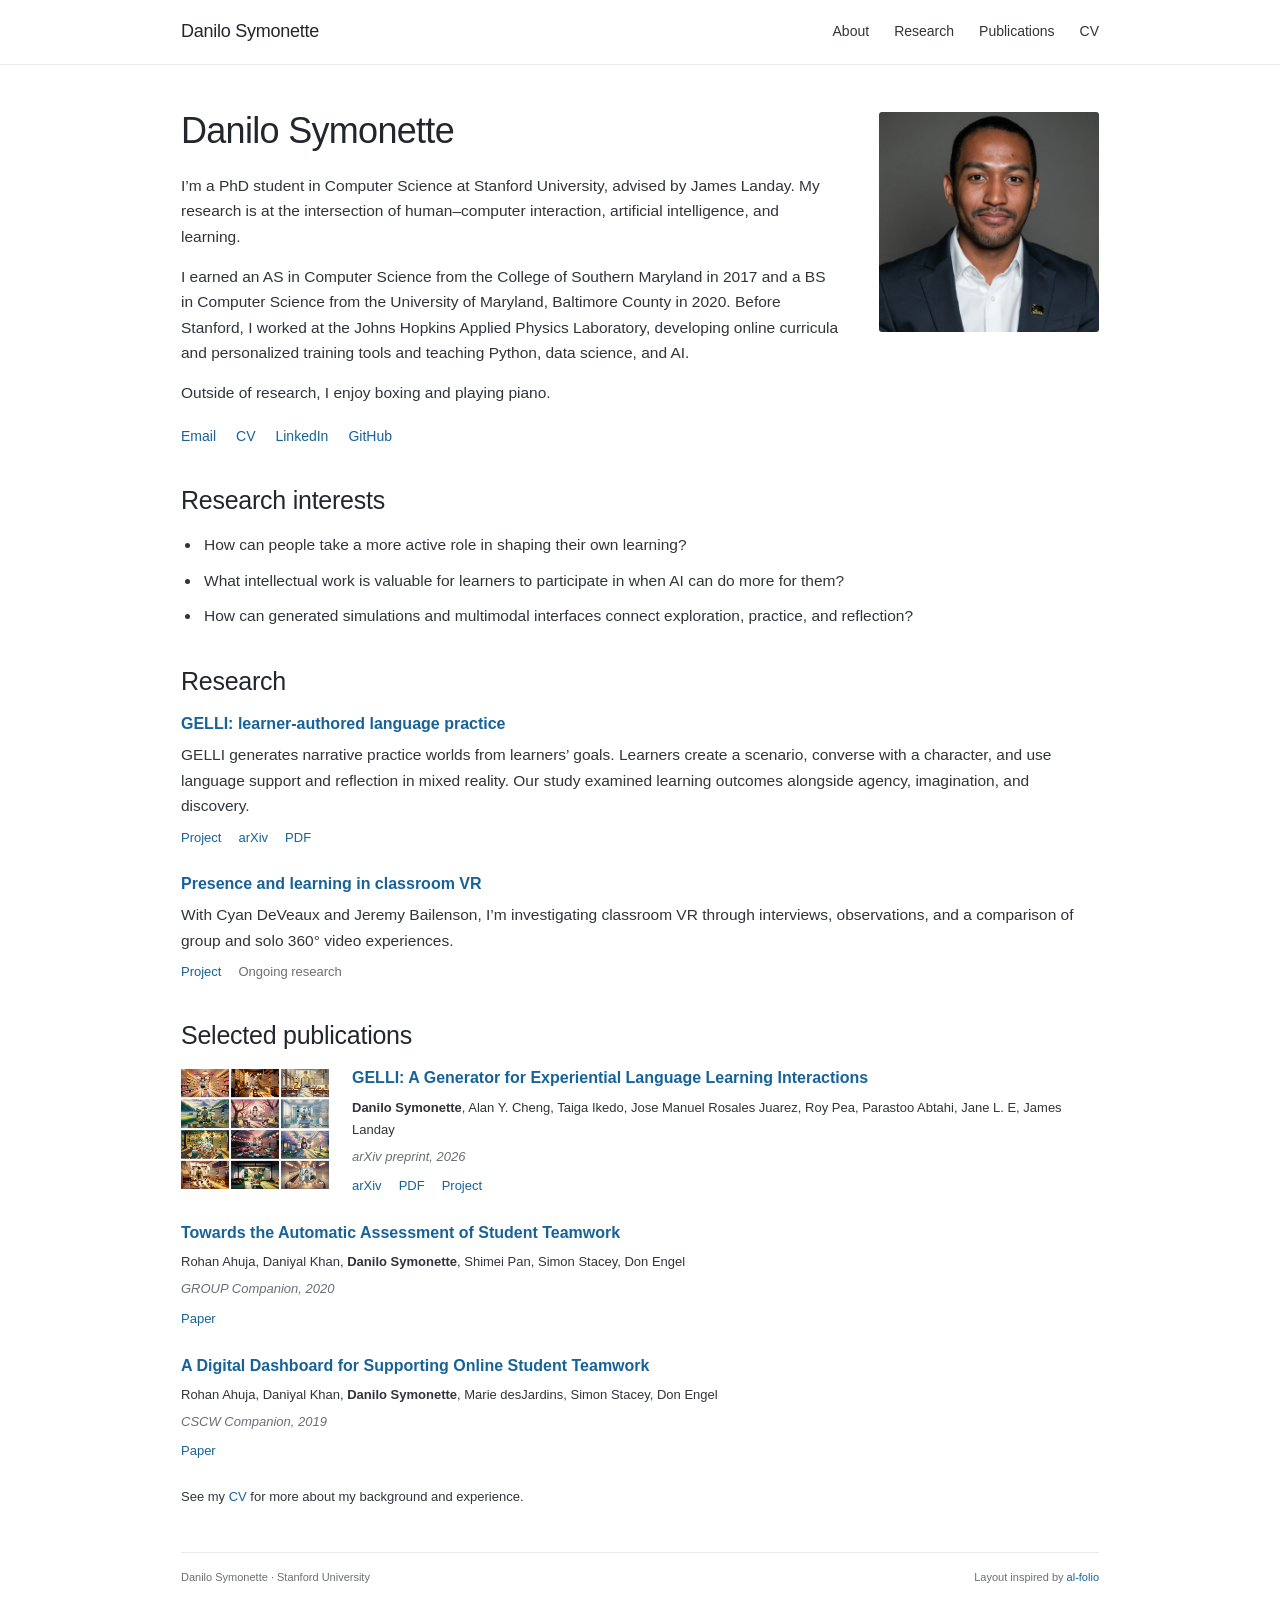
<file: index.html>
<!doctype html>
<html lang="en">
<head>
  <meta charset="utf-8">
  <meta name="viewport" content="width=device-width, initial-scale=1">
  <meta name="description" content="Danilo Symonette is a Stanford Computer Science PhD student researching human–computer interaction, AI, and learning.">
  <meta name="theme-color" content="#ffffff">
  <title>Danilo Symonette | Stanford University</title>
  <link rel="stylesheet" href="styles.css">
  <link rel="icon" href="assets/favicon.svg" type="image/svg+xml">
</head>
<body>
  <a class="skip-link" href="#main">Skip to content</a>
  <header class="site-header">
    <div class="header-inner">
      <a class="site-name" href="index.html">Danilo Symonette</a>
      <nav class="site-nav" aria-label="Main navigation">
        <a href="#about">About</a>
        <a href="#research">Research</a>
        <a href="#publications">Publications</a>
        <a href="assets/Danilo-Symonette-CV.pdf">CV</a>
      </nav>
    </div>
  </header>
    <main id="main" class="content">
      <section id="about" class="about-layout" aria-labelledby="about-title">
        <div class="about-copy">
          <h1 id="about-title">Danilo Symonette</h1>
        <p>I’m a PhD student in Computer Science at Stanford University, advised by James Landay. My research is at the intersection of human–computer interaction, artificial intelligence, and learning.</p>
        <p>I earned an AS in Computer Science from the College of Southern Maryland in 2017 and a BS in Computer Science from the University of Maryland, Baltimore County in 2020. Before Stanford, I worked at the Johns Hopkins Applied Physics Laboratory, developing online curricula and personalized training tools and teaching Python, data science, and AI.</p>
        <p>Outside of research, I enjoy boxing and playing piano.</p>
          <p class="contact-links"><a href="mailto:dlonzell@stanford.edu">Email</a><a href="assets/Danilo-Symonette-CV.pdf">CV</a><a href="https://www.linkedin.com/in/danilo-symonette-6a3076174/">LinkedIn</a><a href="https://github.com/dlonzell">GitHub</a></p>
        </div>
        <img class="portrait" src="assets/profile.jpg" width="220" height="220" alt="Danilo Symonette">
      </section>

      <section id="research-interests" aria-labelledby="interests-title">
        <h2 id="interests-title">Research interests</h2>
        <ul class="research-questions">
          <li>How can people take a more active role in shaping their own learning?</li>
          <li>What intellectual work is valuable for learners to participate in when AI can do more for them?</li>
          <li>How can generated simulations and multimodal interfaces connect exploration, practice, and reflection?</li>
        </ul>
      </section>

      <section id="research" aria-labelledby="research-title">
        <h2 id="research-title">Research</h2>
        <article class="research-item">
          <h3><a href="projects/gelli.html">GELLI: learner-authored language practice</a></h3>
          <p>GELLI generates narrative practice worlds from learners’ goals. Learners create a scenario, converse with a character, and use language support and reflection in mixed reality. Our study examined learning outcomes alongside agency, imagination, and discovery.</p>
          <p class="resource-links"><a href="projects/gelli.html">Project</a><a href="https://arxiv.org/abs/2610.31987">arXiv</a><a href="https://arxiv.org/pdf/2610.31987">PDF</a></p>
        </article>
        <article class="research-item">
          <h3><a href="projects/classroom-vr.html">Presence and learning in classroom VR</a></h3>
          <p>With Cyan DeVeaux and Jeremy Bailenson, I’m investigating classroom VR through interviews, observations, and a comparison of group and solo 360° video experiences.</p>
          <p class="resource-links"><a href="projects/classroom-vr.html">Project</a><span class="muted">Ongoing research</span></p>
        </article>
      </section>

      <section id="publications" aria-labelledby="publications-title">
        <h2 id="publications-title">Selected publications</h2>
        <ol class="publication-list">
          <li class="publication with-thumbnail">
            <a class="publication-thumbnail" href="projects/gelli.html" aria-label="GELLI project"><img src="assets/gelli-worlds.png" width="2297" height="1857" loading="lazy" alt="Examples of generated GELLI language-practice scenes."></a>
            <div>
              <h3><a href="https://arxiv.org/abs/2610.31987">GELLI: A Generator for Experiential Language Learning Interactions</a></h3>
              <p class="authors"><strong>Danilo Symonette</strong>, Alan Y. Cheng, Taiga Ikedo, Jose Manuel Rosales Juarez, Roy Pea, Parastoo Abtahi, Jane L. E, James Landay</p>
              <p class="venue">arXiv preprint, 2026</p>
              <p class="resource-links"><a href="https://arxiv.org/abs/2610.31987">arXiv</a><a href="https://arxiv.org/pdf/2610.31987">PDF</a><a href="projects/gelli.html">Project</a></p>
            </div>
          </li>
          <li class="publication">
            <h3><a href="https://doi.org/10.1145/3323994.3369894">Towards the Automatic Assessment of Student Teamwork</a></h3>
            <p class="authors">Rohan Ahuja, Daniyal Khan, <strong>Danilo Symonette</strong>, Shimei Pan, Simon Stacey, Don Engel</p>
            <p class="venue">GROUP Companion, 2020</p>
            <p class="resource-links"><a href="https://doi.org/10.1145/3323994.3369894">Paper</a></p>
          </li>
          <li class="publication">
            <h3><a href="https://doi.org/10.1145/3311957.3359490">A Digital Dashboard for Supporting Online Student Teamwork</a></h3>
            <p class="authors">Rohan Ahuja, Daniyal Khan, <strong>Danilo Symonette</strong>, Marie desJardins, Simon Stacey, Don Engel</p>
            <p class="venue">CSCW Companion, 2019</p>
            <p class="resource-links"><a href="https://doi.org/10.1145/3311957.3359490">Paper</a></p>
          </li>
        </ol>
        <p class="cv-note">See my <a href="assets/Danilo-Symonette-CV.pdf">CV</a> for more about my background and experience.</p>
      </section>
      <footer class="site-footer"><span>Danilo Symonette · Stanford University</span><span>Layout inspired by <a href="https://github.com/alshedivat/al-folio">al-folio</a></span></footer>
    </main>
</body>
</html>
</file>
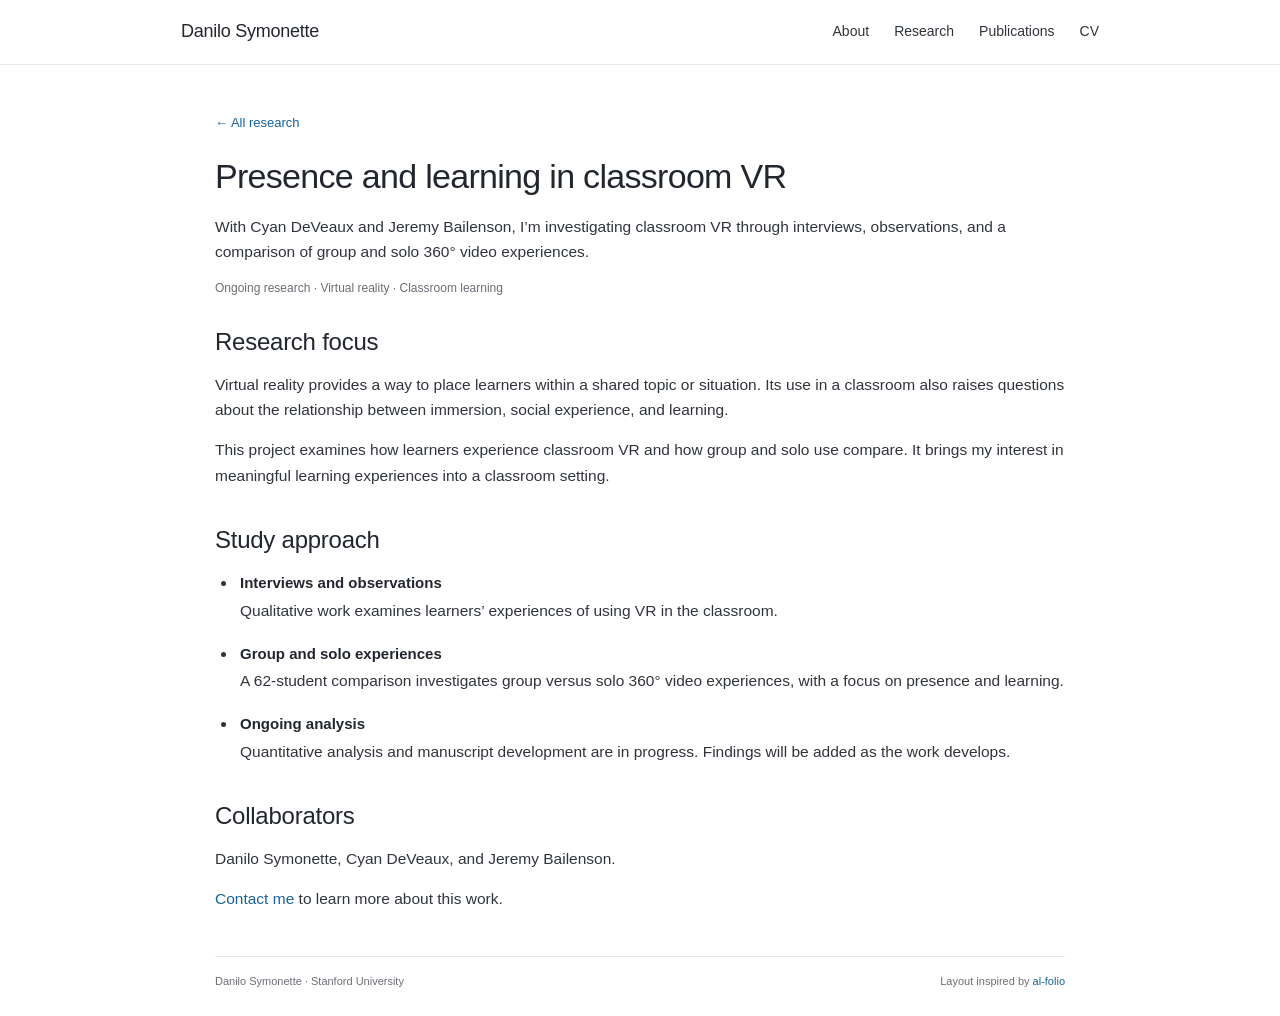
<file: projects/classroom-vr.html>
<!doctype html>
<html lang="en">
<head>
  <meta charset="utf-8">
  <meta name="viewport" content="width=device-width, initial-scale=1">
  <meta name="description" content="Ongoing research with Cyan DeVeaux and Jeremy Bailenson on presence and learning in classroom VR, including group and solo 360-degree video experiences.">
  <meta name="theme-color" content="#ffffff">
  <title>Classroom VR | Danilo Symonette</title>
  <link rel="stylesheet" href="../styles.css">
  <link rel="icon" href="../assets/favicon.svg" type="image/svg+xml">
</head>
<body>
  <a class="skip-link" href="#main">Skip to content</a>
  <header class="site-header">
    <div class="header-inner">
      <a class="site-name" href="../index.html">Danilo Symonette</a>
      <nav class="site-nav" aria-label="Main navigation">
        <a href="../index.html#about">About</a>
        <a href="../index.html#research">Research</a>
        <a href="../index.html#publications">Publications</a>
        <a href="../assets/Danilo-Symonette-CV.pdf">CV</a>
      </nav>
    </div>
  </header>
    <main id="main" class="content project-content">
      <a class="back-link" href="../index.html#research">← All research</a>
      <header class="project-heading">
        <h1>Presence and learning in classroom VR</h1>
        <p>With Cyan DeVeaux and Jeremy Bailenson, I’m investigating classroom VR through interviews, observations, and a comparison of group and solo 360° video experiences.</p>
        <p class="project-details">Ongoing research · Virtual reality · Classroom learning</p>
      </header>

      <section aria-labelledby="question-title">
        <h2 id="question-title">Research focus</h2>
        <p>Virtual reality provides a way to place learners within a shared topic or situation. Its use in a classroom also raises questions about the relationship between immersion, social experience, and learning.</p>
        <p>This project examines how learners experience classroom VR and how group and solo use compare. It brings my interest in meaningful learning experiences into a classroom setting.</p>
      </section>

      <section aria-labelledby="method-title">
        <h2 id="method-title">Study approach</h2>
        <ul class="detail-list">
          <li><h3>Interviews and observations</h3><p>Qualitative work examines learners’ experiences of using VR in the classroom.</p></li>
          <li><h3>Group and solo experiences</h3><p>A 62-student comparison investigates group versus solo 360° video experiences, with a focus on presence and learning.</p></li>
          <li><h3>Ongoing analysis</h3><p>Quantitative analysis and manuscript development are in progress. Findings will be added as the work develops.</p></li>
        </ul>
      </section>

      <section aria-labelledby="collaborators-title">
        <h2 id="collaborators-title">Collaborators</h2>
        <p>Danilo Symonette, Cyan DeVeaux, and Jeremy Bailenson.</p>
        <p><a href="mailto:dlonzell@stanford.edu">Contact me</a> to learn more about this work.</p>
      </section>
      <footer class="site-footer"><span>Danilo Symonette · Stanford University</span><span>Layout inspired by <a href="https://github.com/alshedivat/al-folio">al-folio</a></span></footer>
    </main>
</body>
</html>
</file>
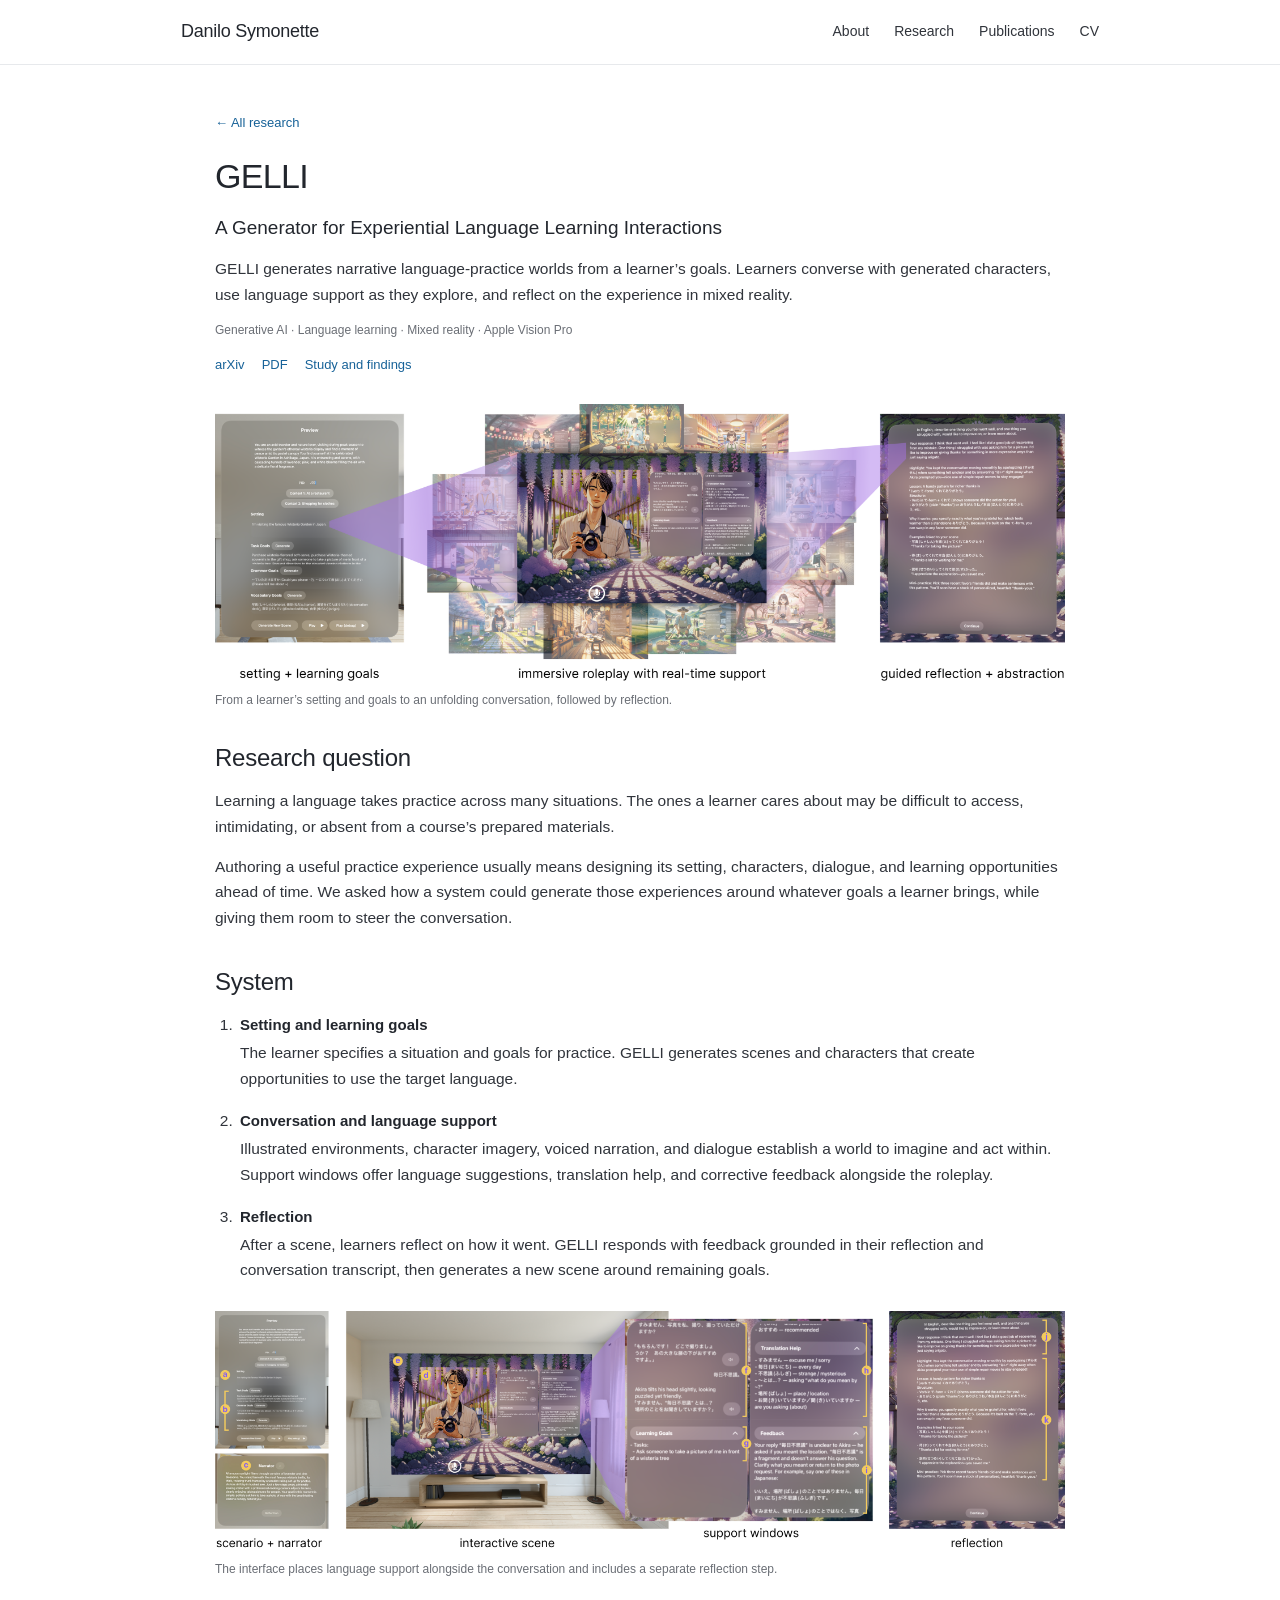
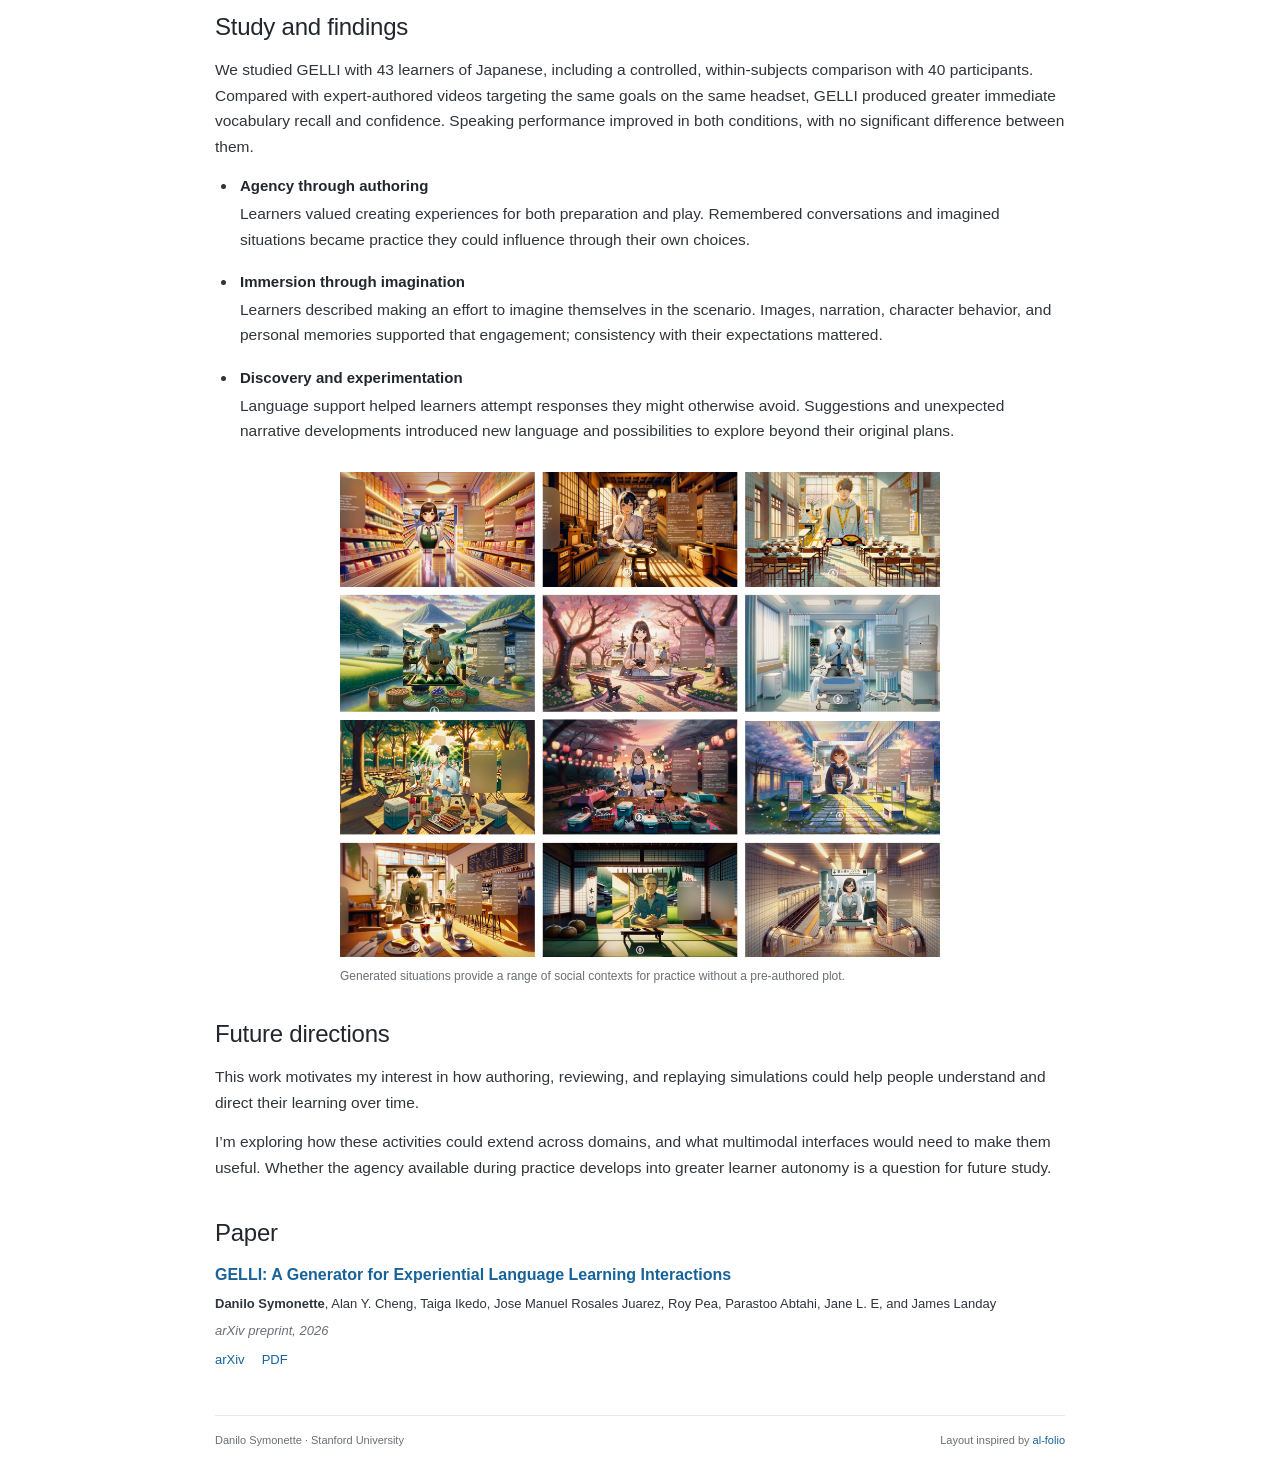
<file: projects/gelli.html>
<!doctype html>
<html lang="en">
<head>
  <meta charset="utf-8">
  <meta name="viewport" content="width=device-width, initial-scale=1">
  <meta name="description" content="GELLI generates personally meaningful language-practice worlds from a learner’s goals, with conversation, support, and reflection in mixed reality.">
  <meta name="theme-color" content="#ffffff">
  <title>GELLI | Danilo Symonette</title>
  <link rel="stylesheet" href="../styles.css">
  <link rel="icon" href="../assets/favicon.svg" type="image/svg+xml">
</head>
<body>
  <a class="skip-link" href="#main">Skip to content</a>
  <header class="site-header">
    <div class="header-inner">
      <a class="site-name" href="../index.html">Danilo Symonette</a>
      <nav class="site-nav" aria-label="Main navigation">
        <a href="../index.html#about">About</a>
        <a href="../index.html#research">Research</a>
        <a href="../index.html#publications">Publications</a>
        <a href="../assets/Danilo-Symonette-CV.pdf">CV</a>
      </nav>
    </div>
  </header>
    <main id="main" class="content project-content">
      <a class="back-link" href="../index.html#research">← All research</a>
      <header class="project-heading">
        <h1>GELLI</h1>
        <p class="project-subtitle">A Generator for Experiential Language Learning Interactions</p>
        <p>GELLI generates narrative language-practice worlds from a learner’s goals. Learners converse with generated characters, use language support as they explore, and reflect on the experience in mixed reality.</p>
        <p class="project-details">Generative AI · Language learning · Mixed reality · Apple Vision Pro</p>
        <p class="resource-links"><a href="https://arxiv.org/abs/2610.31987">arXiv</a><a href="https://arxiv.org/pdf/2610.31987">PDF</a><a href="#findings">Study and findings</a></p>
      </header>

      <figure>
        <a href="../assets/gelli-teaser.png" aria-label="View the full-size GELLI overview"><img src="../assets/gelli-teaser.png" width="3000" height="978" alt="GELLI’s learning cycle: choose a setting and learning goals, enter an illustrated roleplay with conversational support, then review the experience through guided reflection."></a>
        <figcaption>From a learner’s setting and goals to an unfolding conversation, followed by reflection.</figcaption>
      </figure>

      <section aria-labelledby="question-title">
        <h2 id="question-title">Research question</h2>
        <p>Learning a language takes practice across many situations. The ones a learner cares about may be difficult to access, intimidating, or absent from a course’s prepared materials.</p>
        <p>Authoring a useful practice experience usually means designing its setting, characters, dialogue, and learning opportunities ahead of time. We asked how a system could generate those experiences around whatever goals a learner brings, while giving them room to steer the conversation.</p>
      </section>

      <section aria-labelledby="system-title">
        <h2 id="system-title">System</h2>
        <ol class="detail-list">
          <li><h3>Setting and learning goals</h3><p>The learner specifies a situation and goals for practice. GELLI generates scenes and characters that create opportunities to use the target language.</p></li>
          <li><h3>Conversation and language support</h3><p>Illustrated environments, character imagery, voiced narration, and dialogue establish a world to imagine and act within. Support windows offer language suggestions, translation help, and corrective feedback alongside the roleplay.</p></li>
          <li><h3>Reflection</h3><p>After a scene, learners reflect on how it went. GELLI responds with feedback grounded in their reflection and conversation transcript, then generates a new scene around remaining goals.</p></li>
        </ol>
      </section>

      <figure>
        <a href="../assets/gelli-interface.png" aria-label="View the full-size GELLI interface"><img src="../assets/gelli-interface.png" width="3000" height="842" loading="lazy" alt="Annotated GELLI interface showing scenario authoring, a generated character and scene, learning goals, language assistance, corrective feedback, and a reflection screen."></a>
        <figcaption>The interface places language support alongside the conversation and includes a separate reflection step.</figcaption>
      </figure>

      <section id="findings" aria-labelledby="findings-title">
        <h2 id="findings-title">Study and findings</h2>
        <p>We studied GELLI with 43 learners of Japanese, including a controlled, within-subjects comparison with 40 participants. Compared with expert-authored videos targeting the same goals on the same headset, GELLI produced greater immediate vocabulary recall and confidence. Speaking performance improved in both conditions, with no significant difference between them.</p>
        <ul class="detail-list">
          <li><h3>Agency through authoring</h3><p>Learners valued creating experiences for both preparation and play. Remembered conversations and imagined situations became practice they could influence through their own choices.</p></li>
          <li><h3>Immersion through imagination</h3><p>Learners described making an effort to imagine themselves in the scenario. Images, narration, character behavior, and personal memories supported that engagement; consistency with their expectations mattered.</p></li>
          <li><h3>Discovery and experimentation</h3><p>Language support helped learners attempt responses they might otherwise avoid. Suggestions and unexpected narrative developments introduced new language and possibilities to explore beyond their original plans.</p></li>
        </ul>
      </section>

      <figure class="worlds-figure">
        <a href="../assets/gelli-worlds.png" aria-label="View the full-size collection of GELLI scenes"><img src="../assets/gelli-worlds.png" width="2297" height="1857" loading="lazy" alt="A grid of generated GELLI scenarios, including a shop, restaurant, classroom, farm, garden, clinic, café, festival, campus, and train station."></a>
        <figcaption>Generated situations provide a range of social contexts for practice without a pre-authored plot.</figcaption>
      </figure>

      <section aria-labelledby="directions-title">
        <h2 id="directions-title">Future directions</h2>
        <p>This work motivates my interest in how authoring, reviewing, and replaying simulations could help people understand and direct their learning over time.</p>
        <p>I’m exploring how these activities could extend across domains, and what multimodal interfaces would need to make them useful. Whether the agency available during practice develops into greater learner autonomy is a question for future study.</p>
      </section>

      <section aria-labelledby="paper-title">
        <h2 id="paper-title">Paper</h2>
        <h3><a href="https://arxiv.org/abs/2610.31987">GELLI: A Generator for Experiential Language Learning Interactions</a></h3>
        <p class="authors"><strong>Danilo Symonette</strong>, Alan Y. Cheng, Taiga Ikedo, Jose Manuel Rosales Juarez, Roy Pea, Parastoo Abtahi, Jane L. E, and James Landay</p>
        <p class="venue">arXiv preprint, 2026</p>
        <p class="resource-links"><a href="https://arxiv.org/abs/2610.31987">arXiv</a><a href="https://arxiv.org/pdf/2610.31987">PDF</a></p>
      </section>
      <footer class="site-footer"><span>Danilo Symonette · Stanford University</span><span>Layout inspired by <a href="https://github.com/alshedivat/al-folio">al-folio</a></span></footer>
    </main>
</body>
</html>
</file>
<file: styles.css>
@charset "UTF-8";

/* Original static implementation inspired by al-folio's academic layout. */
:root {
  --ink: #30343b;
  --heading: #22262d;
  --muted: #6a6e75;
  --link: #176298;
  --line: #e7e9ec;
}
* { box-sizing: border-box; }
html { scroll-padding-top: 28px; }
body { margin: 0; background: #fff; color: var(--ink); font: 15.5px/1.65 -apple-system, BlinkMacSystemFont, "Segoe UI", Arial, sans-serif; -webkit-font-smoothing: antialiased; }
a { color: var(--link); text-decoration: none; text-underline-offset: 3px; }
a:hover { text-decoration: underline; }
a:focus-visible { outline: 2px solid var(--link); outline-offset: 4px; }
img { display: block; max-width: 100%; height: auto; }
p { margin: 0 0 14px; }
h1, h2, h3 { color: var(--heading); }
h1 { font-size: 36px; font-weight: 500; line-height: 1.2; letter-spacing: -.7px; margin: 0 0 21px; }
h2 { margin: 0 0 15px; font-size: 25px; line-height: 1.3; font-weight: 500; letter-spacing: -.25px; }
h3 { margin: 0 0 7px; font-size: 16px; line-height: 1.45; font-weight: 600; }
strong { font-weight: 600; }
.site-header { border-bottom: 1px solid var(--line); }
.header-inner { max-width: 982px; padding: 17px 32px; margin: 0 auto; display: flex; justify-content: space-between; align-items: center; gap: 24px; }
.site-name { color: var(--heading); font-size: 18px; letter-spacing: -.25px; }
.site-nav { display: flex; flex-wrap: wrap; gap: 25px; font-size: 14px; }
.site-nav a { color: var(--ink); }
.site-nav a:hover { color: var(--link); }
.content { max-width: 982px; margin: 0 auto; padding: 44px 32px 26px; }
.about-layout { display: grid; grid-template-columns: minmax(0, 1fr) 220px; align-items: start; column-gap: 40px; }
.about-copy { min-width: 0; }
.portrait { width: 220px; height: 220px; object-fit: cover; border-radius: 3px; margin-top: 3px; }
.contact-links { display: flex; flex-wrap: wrap; gap: 20px; font-size: 14px; margin: 20px 0 0; }
.content section + section { margin-top: 36px; }
.research-questions { padding-left: 20px; margin: 0; }
.research-questions li { padding-left: 3px; margin-bottom: 10px; }
.research-questions li:last-child { margin-bottom: 0; }
.research-item + .research-item { margin-top: 23px; }
.research-item > p { margin-bottom: 9px; }
.resource-links { display: flex; flex-wrap: wrap; gap: 17px; margin: 9px 0 0; font-size: 13px; line-height: 1.6; }
.muted { color: var(--muted); }
.publication-list { list-style: none; padding: 0; margin: 0; }
.publication { margin: 0 0 24px; }
.publication:last-child { margin-bottom: 0; }
.with-thumbnail { display: grid; grid-template-columns: 148px minmax(0, 1fr); gap: 23px; }
.publication-thumbnail { align-self: start; margin-top: 3px; }
.publication-thumbnail img { width: 148px; }
.authors { font-size: 13px; line-height: 1.7; margin: 5px 0; }
.venue { font-size: 13px; color: var(--muted); font-style: italic; margin: 5px 0; }
.cv-note { font-size: 13px; margin-top: 24px; }
.site-footer { display: flex; flex-wrap: wrap; justify-content: space-between; gap: 6px 18px; margin-top: 44px; padding-top: 15px; border-top: 1px solid var(--line); color: var(--muted); font-size: 11px; }
.skip-link { position: fixed; left: 16px; top: -80px; padding: 9px 14px; background: #fff; border: 1px solid var(--link); z-index: 10; }
.skip-link:focus { top: 12px; }
.project-content { max-width: 914px; }
.back-link { font-size: 13px; }
.project-heading { margin: 22px 0 27px; }
.project-heading h1 { font-size: 34px; line-height: 1.22; margin-bottom: 16px; }
.project-subtitle { color: var(--heading); font-size: 19px; line-height: 1.5; }
.project-details { font-size: 12px; color: var(--muted); }
.project-content figure { margin: 28px 0 32px; }
.project-content figure img { width: 100%; }
.project-content figcaption { margin-top: 10px; font-size: 12px; line-height: 1.6; color: var(--muted); }
.project-content .worlds-figure { max-width: 600px; margin-left: auto; margin-right: auto; }
.project-content h2 { font-size: 24px; }
.detail-list { padding-left: 22px; margin: 0; }
.detail-list li { padding-left: 3px; margin-bottom: 17px; }
.detail-list li:last-child { margin-bottom: 0; }
.detail-list h3 { margin-bottom: 4px; font-size: 15px; }
.detail-list p { margin-bottom: 0; }

@media (max-width: 760px) {
  .header-inner { padding: 16px 24px; }
  .site-name { font-size: 17px; }
  .site-nav { gap: 18px; font-size: 13px; }
  .content { padding: 35px 24px 25px; }
  .about-layout { grid-template-columns: minmax(0, 1fr) 180px; gap: 25px; }
  .portrait { width: 180px; height: 180px; }
  h1 { font-size: 32px; }
}
@media (max-width: 580px) {
  .header-inner { display: block; padding: 15px 22px; }
  .site-name { display: block; margin-bottom: 10px; }
  .site-nav { gap: 24px; font-size: 14px; }
  .content { padding: 29px 22px 25px; }
  .about-layout { display: flex; flex-direction: column; gap: 23px; }
  .portrait { order: -1; width: 160px; height: 160px; margin: 0; }
  h1 { font-size: 32px; margin-bottom: 17px; }
  h2 { font-size: 24px; }
  .content section + section { margin-top: 31px; }
  .with-thumbnail { grid-template-columns: 115px minmax(0, 1fr); gap: 17px; }
  .publication-thumbnail img { width: 115px; }
  .project-heading h1 { font-size: 29px; }
  .site-footer { margin-top: 34px; }
}
@media (max-width: 440px) {
  body { font-size: 15px; }
  .header-inner, .content { padding-left: 21px; padding-right: 21px; }
  .with-thumbnail { display: block; }
  .publication-thumbnail { display: block; width: 140px; margin-bottom: 13px; }
  .publication-thumbnail img { width: 140px; }
}
@media print {
  .content { max-width: none; padding: 0; }
  .site-header, .skip-link { display: none; }
  a { color: inherit; }
  .content section, .publication { break-inside: avoid; }
}
</file>
